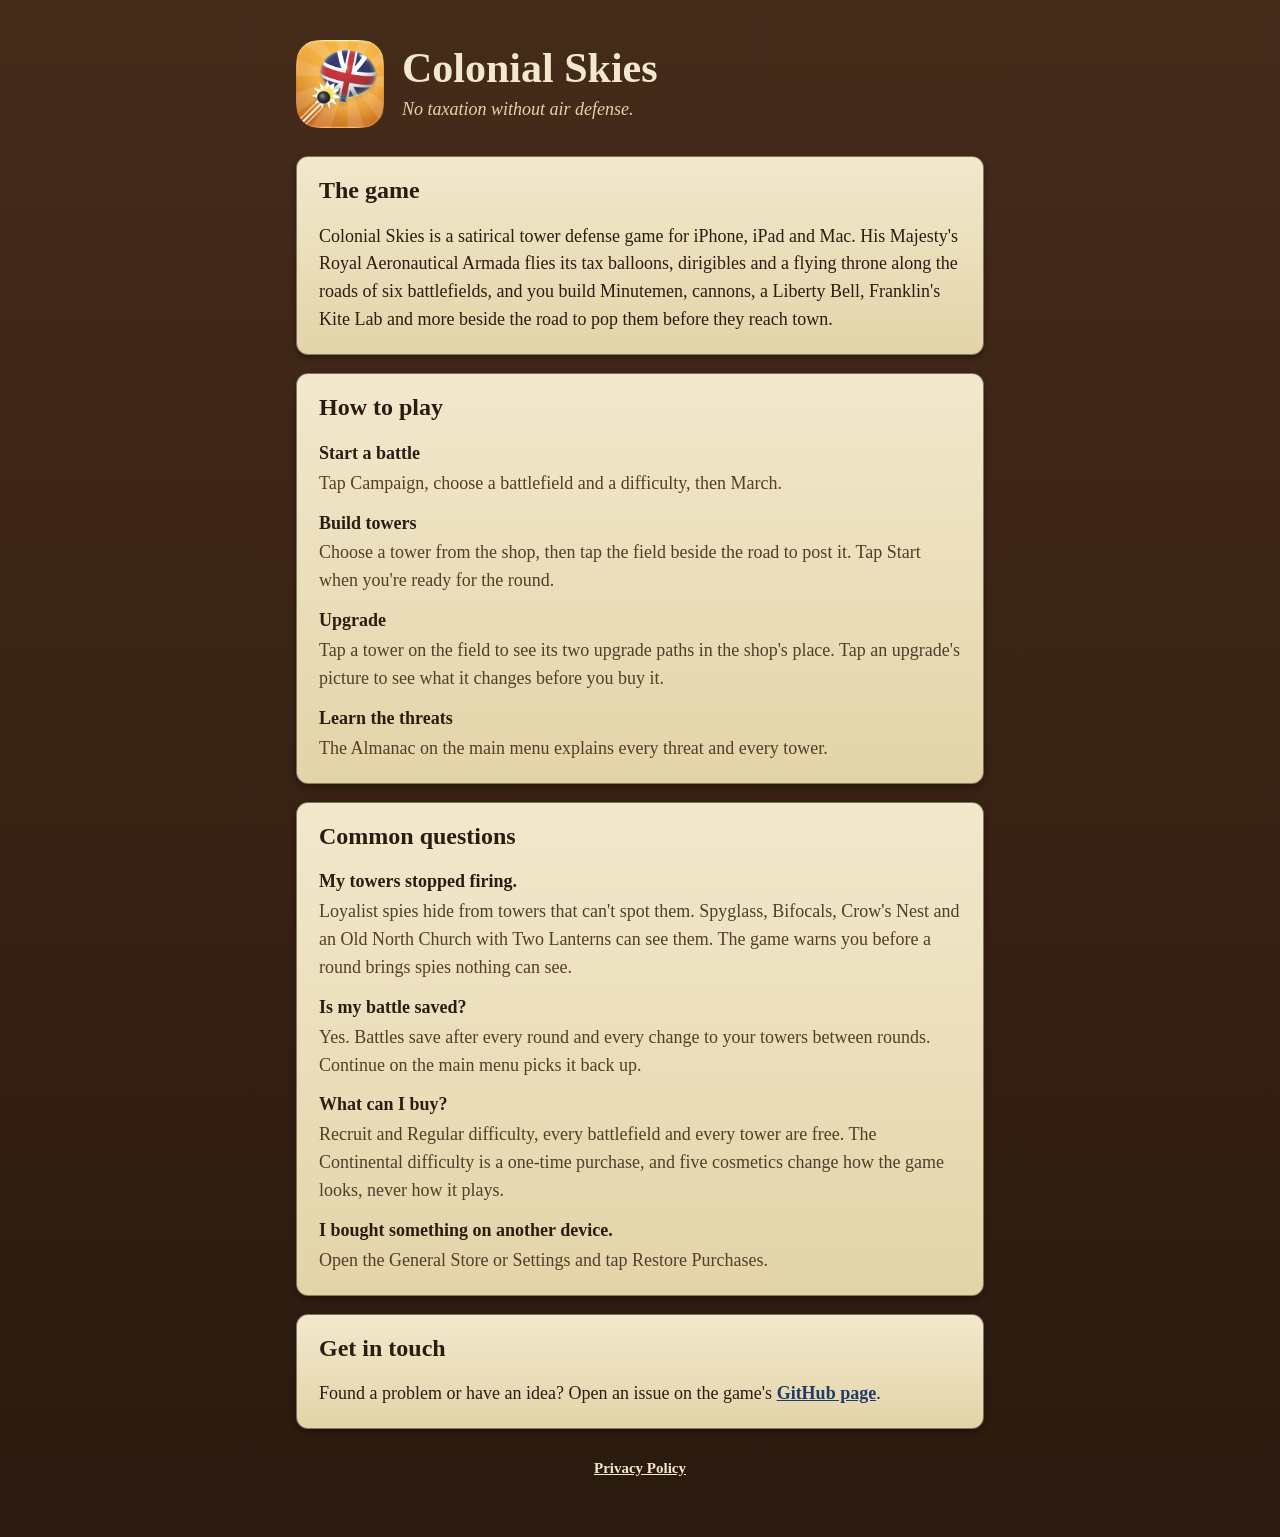
<file: index.html>
<!doctype html>
<html lang="en">
<head>
  <meta charset="utf-8">
  <meta name="viewport" content="width=device-width, initial-scale=1">
  <title>Colonial Skies Support</title>
  <meta name="description" content="How to play Colonial Skies, answers to common questions, and how to get in touch.">
  <link rel="icon" href="icon.png">
  <link rel="stylesheet" href="style.css">
</head>
<body>
<main>
  <header>
    <img src="icon.png" alt="Colonial Skies app icon">
    <div>
      <h1>Colonial Skies</h1>
      <p>No taxation without air defense.</p>
    </div>
  </header>

  <section class="card">
    <h2>The game</h2>
    <p>Colonial Skies is a satirical tower defense game for iPhone, iPad and Mac. His Majesty's
    Royal Aeronautical Armada flies its tax balloons, dirigibles and a flying throne along the roads
    of six battlefields, and you build Minutemen, cannons, a Liberty Bell, Franklin's Kite Lab and
    more beside the road to pop them before they reach town.</p>
  </section>

  <section class="card">
    <h2>How to play</h2>
    <dl>
      <dt>Start a battle</dt>
      <dd>Tap Campaign, choose a battlefield and a difficulty, then March.</dd>
      <dt>Build towers</dt>
      <dd>Choose a tower from the shop, then tap the field beside the road to post it. Tap Start when you're ready for the round.</dd>
      <dt>Upgrade</dt>
      <dd>Tap a tower on the field to see its two upgrade paths in the shop's place. Tap an upgrade's picture to see what it changes before you buy it.</dd>
      <dt>Learn the threats</dt>
      <dd>The Almanac on the main menu explains every threat and every tower.</dd>
    </dl>
  </section>

  <section class="card">
    <h2>Common questions</h2>
    <dl>
      <dt>My towers stopped firing.</dt>
      <dd>Loyalist spies hide from towers that can't spot them. Spyglass, Bifocals, Crow's Nest and an Old North Church with Two Lanterns can see them. The game warns you before a round brings spies nothing can see.</dd>
      <dt>Is my battle saved?</dt>
      <dd>Yes. Battles save after every round and every change to your towers between rounds. Continue on the main menu picks it back up.</dd>
      <dt>What can I buy?</dt>
      <dd>Recruit and Regular difficulty, every battlefield and every tower are free. The Continental difficulty is a one-time purchase, and five cosmetics change how the game looks, never how it plays.</dd>
      <dt>I bought something on another device.</dt>
      <dd>Open the General Store or Settings and tap Restore Purchases.</dd>
    </dl>
  </section>

  <section class="card">
    <h2>Get in touch</h2>
    <p>Found a problem or have an idea? Open an issue on the game's
    <a href="https://github.com/lolnegative/colonial-skies/issues">GitHub page</a>.</p>
  </section>

  <footer>
    <a href="privacy.html">Privacy Policy</a>
  </footer>
</main>
</body>
</html>
</file>
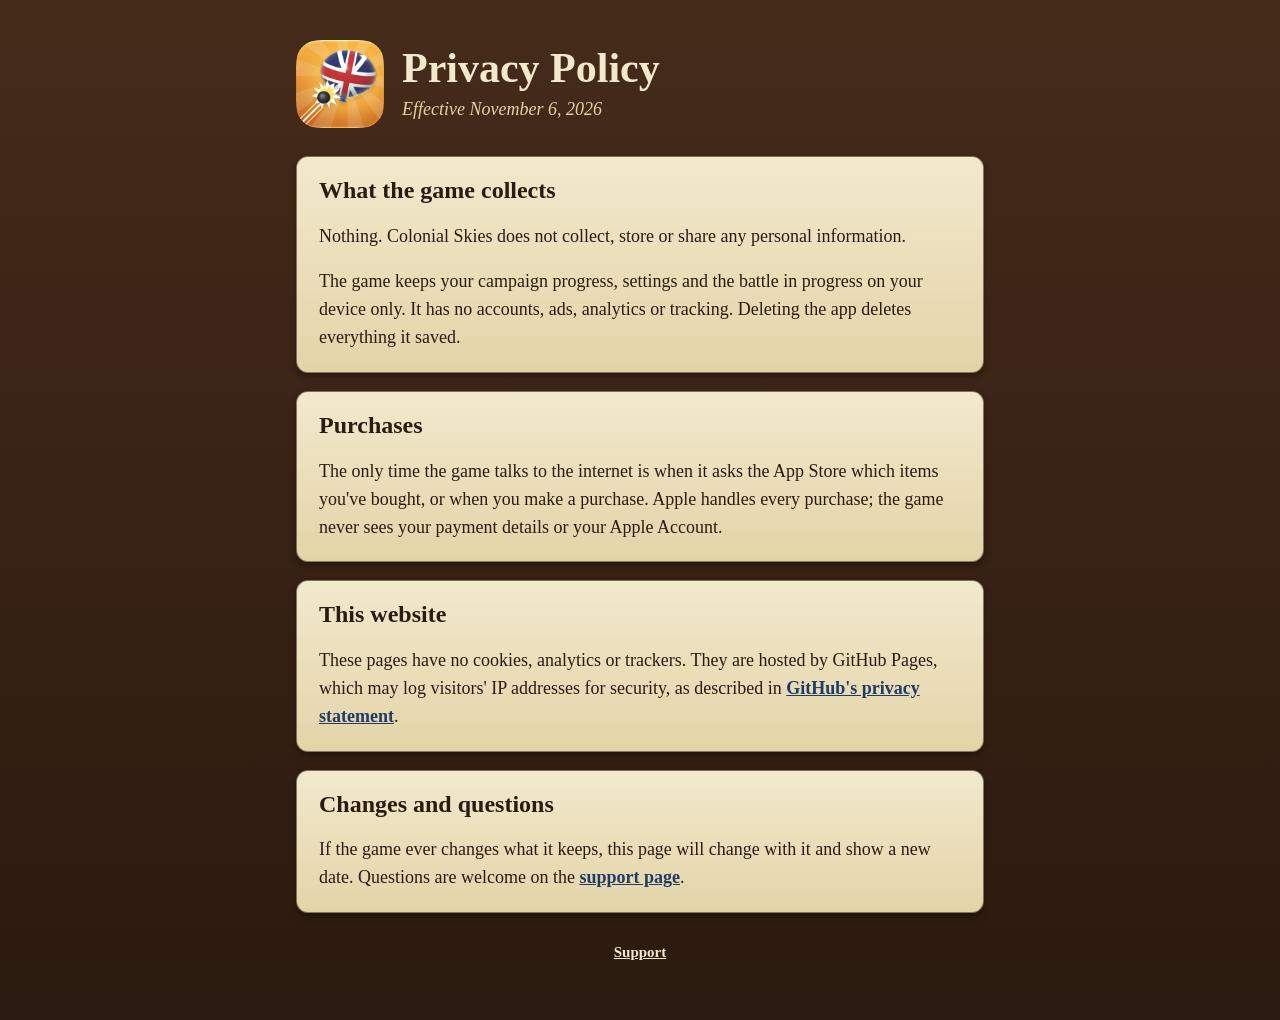
<file: privacy.html>
<!doctype html>
<html lang="en">
<head>
  <meta charset="utf-8">
  <meta name="viewport" content="width=device-width, initial-scale=1">
  <title>Colonial Skies Privacy Policy</title>
  <meta name="description" content="Colonial Skies collects no personal information and keeps everything on your device.">
  <link rel="icon" href="icon.png">
  <link rel="stylesheet" href="style.css">
</head>
<body>
<main>
  <header>
    <img src="icon.png" alt="Colonial Skies app icon">
    <div>
      <h1>Privacy Policy</h1>
      <p>Effective November 6, 2026</p>
    </div>
  </header>

  <section class="card">
    <h2>What the game collects</h2>
    <p>Nothing. Colonial Skies does not collect, store or share any personal information.</p>
    <p>The game keeps your campaign progress, settings and the battle in progress on your device
    only. It has no accounts, ads, analytics or tracking. Deleting the app deletes everything it
    saved.</p>
  </section>

  <section class="card">
    <h2>Purchases</h2>
    <p>The only time the game talks to the internet is when it asks the App Store which items you've
    bought, or when you make a purchase. Apple handles every purchase; the game never sees your
    payment details or your Apple Account.</p>
  </section>

  <section class="card">
    <h2>This website</h2>
    <p>These pages have no cookies, analytics or trackers. They are hosted by GitHub Pages, which
    may log visitors' IP addresses for security, as described in
    <a href="https://docs.github.com/site-policy/privacy-policies/github-general-privacy-statement">GitHub's privacy statement</a>.</p>
  </section>

  <section class="card">
    <h2>Changes and questions</h2>
    <p>If the game ever changes what it keeps, this page will change with it and show a new date.
    Questions are welcome on the <a href="index.html">support page</a>.</p>
  </section>

  <footer>
    <a href="index.html">Support</a>
  </footer>
</main>
</body>
</html>
</file>
<file: style.css>
/* The game's parchment, ink, Continental blue and brass (App/Shared/Theme.swift), with Baskerville for
   titles. Nothing loads from another site: the icon ships with the pages and the fonts are the
   reader's own. */
:root {
  --table: #452b1a;
  --table-dark: #2b1a0f;
  --parchment: #f2e8cc;
  --parchment-deep: #e3d4a8;
  --ink: #2b1c12;
  --ink-soft: #543d29;
  --continental: #1f3b66;
  --redcoat: #a8242b;
  --brass: #b8873a;
}

* { box-sizing: border-box; }

html { background: var(--table-dark); }

body {
  margin: 0;
  min-height: 100vh;
  background: linear-gradient(var(--table), var(--table-dark));
  color: var(--ink);
  font: 18px/1.55 "Iowan Old Style", Georgia, "Times New Roman", serif;
}

main {
  max-width: 720px;
  margin: 0 auto;
  padding: 40px 16px 56px;
}

header {
  display: flex;
  align-items: center;
  gap: 18px;
  margin-bottom: 28px;
}

header img {
  width: 88px;
  height: 88px;
  flex: none;
  border-radius: 20px;
}

h1, h2 {
  font-family: Baskerville, "Baskerville Old Face", Georgia, serif;
  font-weight: 700;
  line-height: 1.15;
}

h1 { font-size: clamp(30px, 6vw, 42px); margin: 0; color: var(--parchment); }
header p { margin: 4px 0 0; color: var(--parchment-deep); font-style: italic; }

h2 { font-size: 24px; margin: 0 0 10px; color: var(--ink); }

.card {
  background: linear-gradient(var(--parchment), var(--parchment-deep));
  border: 1.5px solid rgba(43, 28, 18, 0.55);
  border-radius: 12px;
  padding: 20px 22px;
  margin: 0 0 18px;
  box-shadow: 0 3px 6px rgba(0, 0, 0, 0.35);
}

.card > :first-child { margin-top: 0; }
.card > :last-child { margin-bottom: 0; }

dt { font-weight: 700; margin-top: 12px; }
dt:first-child { margin-top: 0; }
dd { margin: 2px 0 0; color: var(--ink-soft); }

a { color: var(--continental); font-weight: 700; }

footer {
  text-align: center;
  color: var(--parchment-deep);
  font-size: 15px;
  margin-top: 28px;
}

footer a { color: var(--parchment); }
</file>
